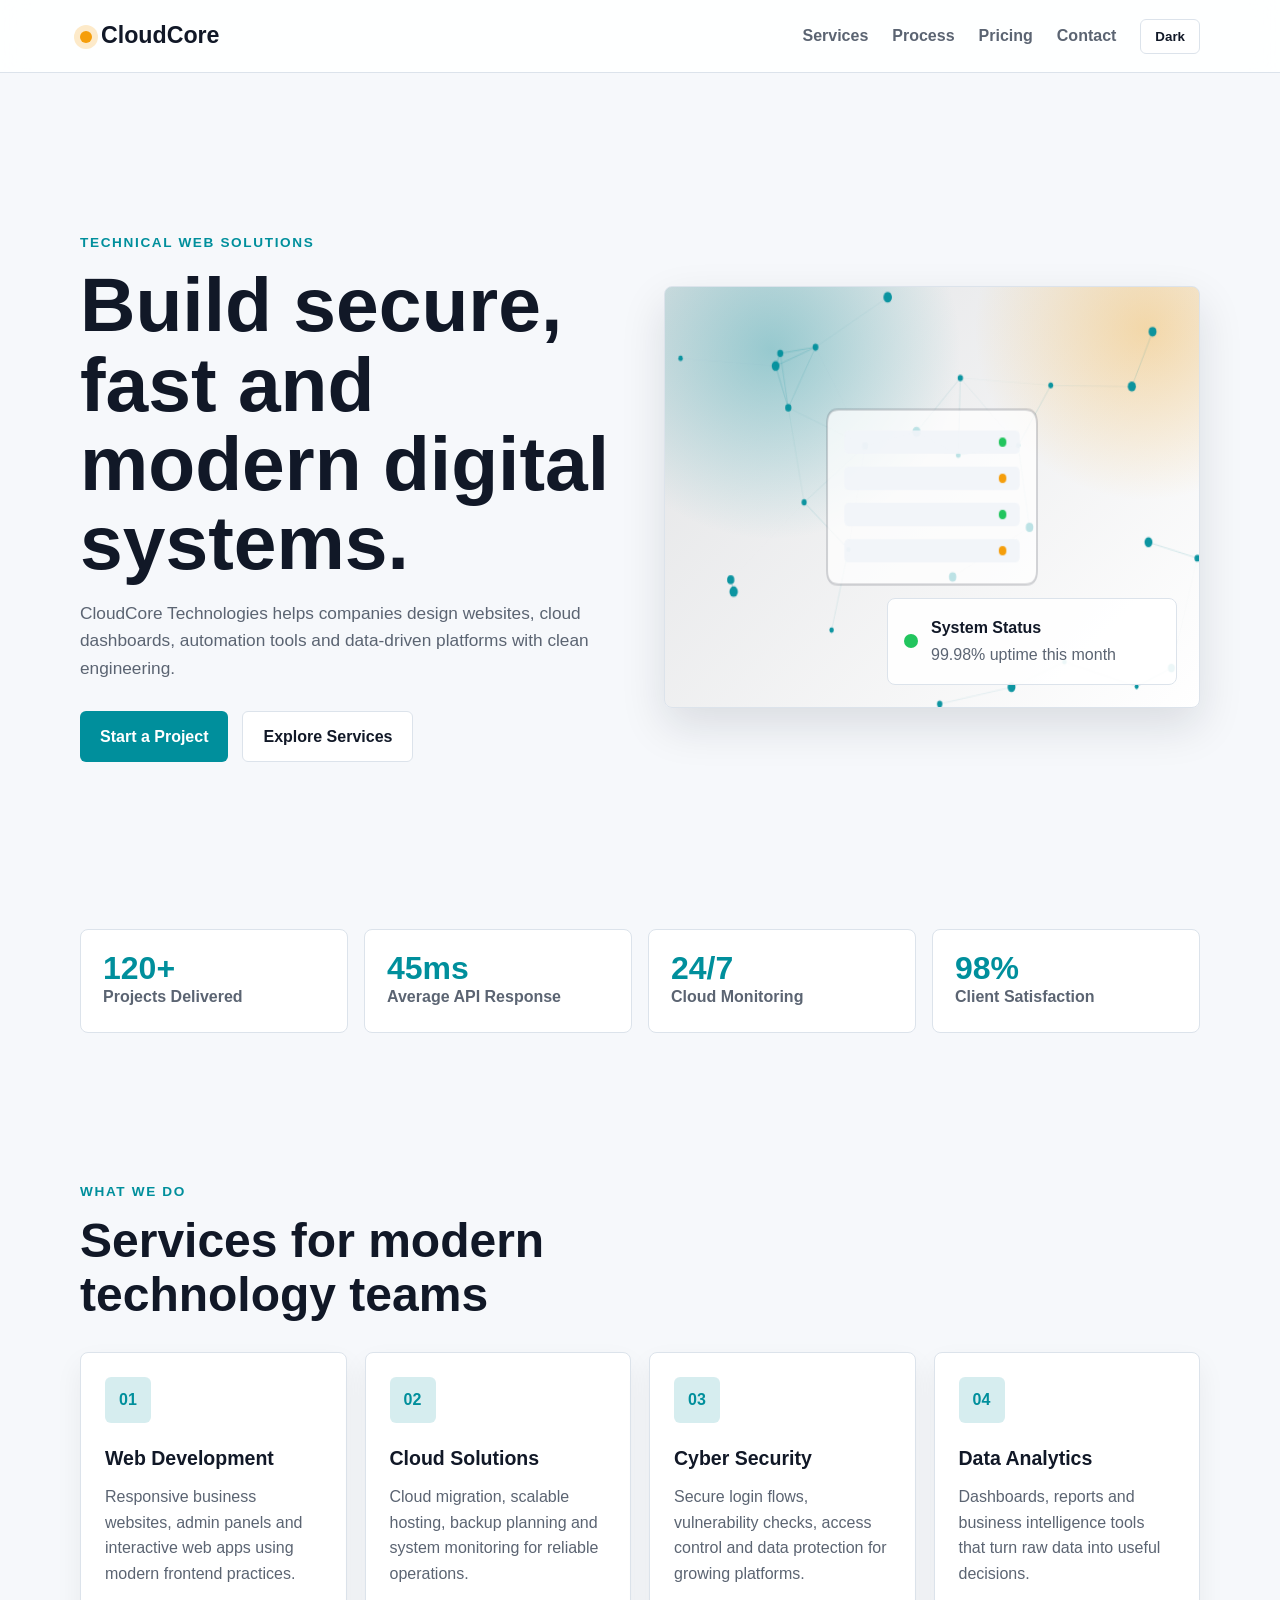
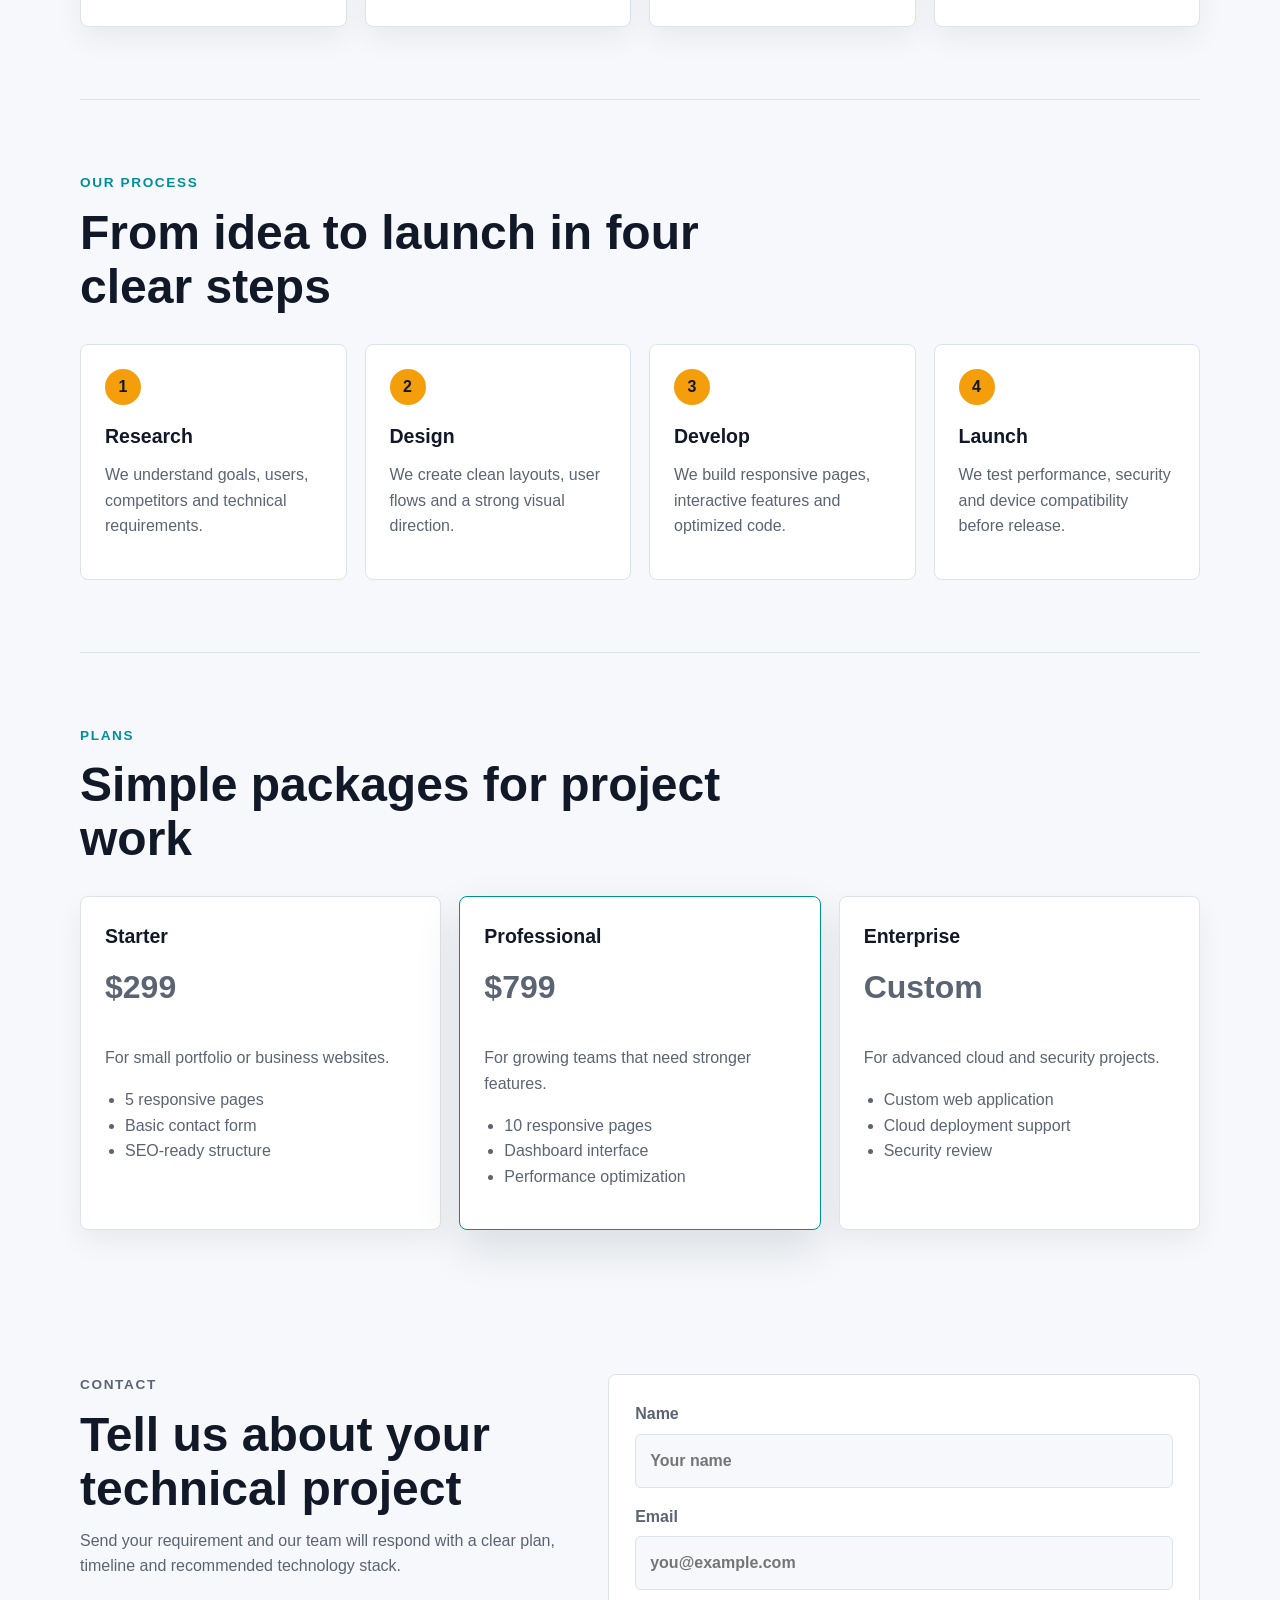
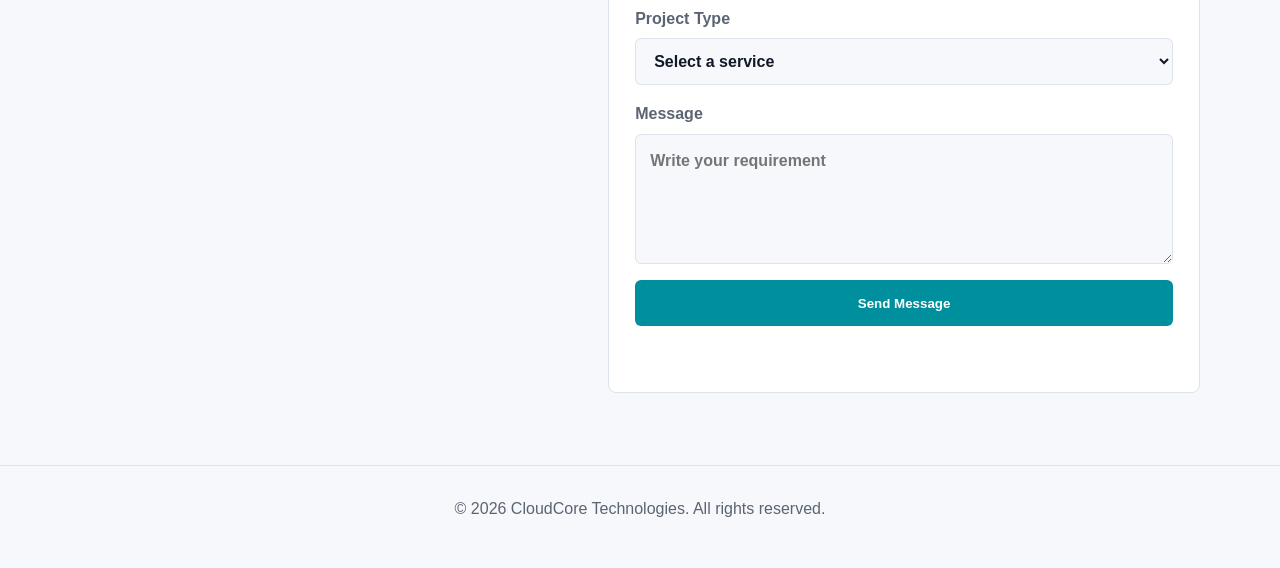
<file: index.html>
<!DOCTYPE html>
<html lang="en">
<head>
  <meta charset="UTF-8">
  <meta name="viewport" content="width=device-width, initial-scale=1.0">
  <title>CloudCore Technologies</title>
  <link rel="stylesheet" href="style.css">
</head>
<body>
  <header class="site-header">
    <nav class="navbar">
      <a class="logo" href="#home">CloudCore</a>
      <button class="menu-toggle" id="menuToggle" aria-label="Open menu">
        <span></span>
        <span></span>
        <span></span>
      </button>
      <div class="nav-links" id="navLinks">
        <a href="#services">Services</a>
        <a href="#process">Process</a>
        <a href="#pricing">Pricing</a>
        <a href="#contact">Contact</a>
        <button class="theme-toggle" id="themeToggle" type="button">Dark</button>
      </div>
    </nav>
  </header>

  <main>
    <section class="hero" id="home">
      <div class="hero-content reveal">
        <p class="eyebrow">Technical Web Solutions</p>
        <h1>Build secure, fast and modern digital systems.</h1>
        <p class="hero-text">
          CloudCore Technologies helps companies design websites, cloud dashboards,
          automation tools and data-driven platforms with clean engineering.
        </p>
        <div class="hero-actions">
          <a class="btn primary" href="#contact">Start a Project</a>
          <a class="btn secondary" href="#services">Explore Services</a>
        </div>
      </div>

      <div class="tech-panel reveal">
        <canvas id="networkCanvas" width="560" height="360" aria-label="Animated technology network"></canvas>
        <div class="status-card">
          <span class="pulse"></span>
          <div>
            <strong>System Status</strong>
            <p>99.98% uptime this month</p>
          </div>
        </div>
      </div>
    </section>

    <section class="stats">
      <div>
        <strong>120+</strong>
        <span>Projects Delivered</span>
      </div>
      <div>
        <strong>45ms</strong>
        <span>Average API Response</span>
      </div>
      <div>
        <strong>24/7</strong>
        <span>Cloud Monitoring</span>
      </div>
      <div>
        <strong>98%</strong>
        <span>Client Satisfaction</span>
      </div>
    </section>

    <section class="section" id="services">
      <div class="section-heading reveal">
        <p class="eyebrow">What We Do</p>
        <h2>Services for modern technology teams</h2>
      </div>

      <div class="service-grid">
        <article class="service-card reveal">
          <span class="icon">01</span>
          <h3>Web Development</h3>
          <p>Responsive business websites, admin panels and interactive web apps using modern frontend practices.</p>
        </article>
        <article class="service-card reveal">
          <span class="icon">02</span>
          <h3>Cloud Solutions</h3>
          <p>Cloud migration, scalable hosting, backup planning and system monitoring for reliable operations.</p>
        </article>
        <article class="service-card reveal">
          <span class="icon">03</span>
          <h3>Cyber Security</h3>
          <p>Secure login flows, vulnerability checks, access control and data protection for growing platforms.</p>
        </article>
        <article class="service-card reveal">
          <span class="icon">04</span>
          <h3>Data Analytics</h3>
          <p>Dashboards, reports and business intelligence tools that turn raw data into useful decisions.</p>
        </article>
      </div>
    </section>

    <section class="section process" id="process">
      <div class="section-heading reveal">
        <p class="eyebrow">Our Process</p>
        <h2>From idea to launch in four clear steps</h2>
      </div>
      <div class="timeline">
        <div class="timeline-item reveal">
          <span>1</span>
          <h3>Research</h3>
          <p>We understand goals, users, competitors and technical requirements.</p>
        </div>
        <div class="timeline-item reveal">
          <span>2</span>
          <h3>Design</h3>
          <p>We create clean layouts, user flows and a strong visual direction.</p>
        </div>
        <div class="timeline-item reveal">
          <span>3</span>
          <h3>Develop</h3>
          <p>We build responsive pages, interactive features and optimized code.</p>
        </div>
        <div class="timeline-item reveal">
          <span>4</span>
          <h3>Launch</h3>
          <p>We test performance, security and device compatibility before release.</p>
        </div>
      </div>
    </section>

    <section class="section" id="pricing">
      <div class="section-heading reveal">
        <p class="eyebrow">Plans</p>
        <h2>Simple packages for project work</h2>
      </div>
      <div class="pricing-grid">
        <article class="price-card reveal">
          <h3>Starter</h3>
          <p class="price">$299</p>
          <p>For small portfolio or business websites.</p>
          <ul>
            <li>5 responsive pages</li>
            <li>Basic contact form</li>
            <li>SEO-ready structure</li>
          </ul>
        </article>
        <article class="price-card featured reveal">
          <h3>Professional</h3>
          <p class="price">$799</p>
          <p>For growing teams that need stronger features.</p>
          <ul>
            <li>10 responsive pages</li>
            <li>Dashboard interface</li>
            <li>Performance optimization</li>
          </ul>
        </article>
        <article class="price-card reveal">
          <h3>Enterprise</h3>
          <p class="price">Custom</p>
          <p>For advanced cloud and security projects.</p>
          <ul>
            <li>Custom web application</li>
            <li>Cloud deployment support</li>
            <li>Security review</li>
          </ul>
        </article>
      </div>
    </section>

    <section class="section contact" id="contact">
      <div class="contact-copy reveal">
        <p class="eyebrow">Contact</p>
        <h2>Tell us about your technical project</h2>
        <p>
          Send your requirement and our team will respond with a clear plan,
          timeline and recommended technology stack.
        </p>
      </div>
      <form class="contact-form reveal" id="contactForm">
        <label>
          Name
          <input type="text" id="name" placeholder="Your name">
        </label>
        <label>
          Email
          <input type="email" id="email" placeholder="you@example.com">
        </label>
        <label>
          Project Type
          <select id="projectType">
            <option value="">Select a service</option>
            <option>Web Development</option>
            <option>Cloud Solutions</option>
            <option>Cyber Security</option>
            <option>Data Analytics</option>
          </select>
        </label>
        <label>
          Message
          <textarea id="message" rows="4" placeholder="Write your requirement"></textarea>
        </label>
        <button class="btn primary" type="submit">Send Message</button>
        <p class="form-message" id="formMessage"></p>
      </form>
    </section>
  </main>

  <footer>
    <p>&copy; 2026 CloudCore Technologies. All rights reserved.</p>
  </footer>

  <script src="script.js"></script>
</body>
</html>
</file>
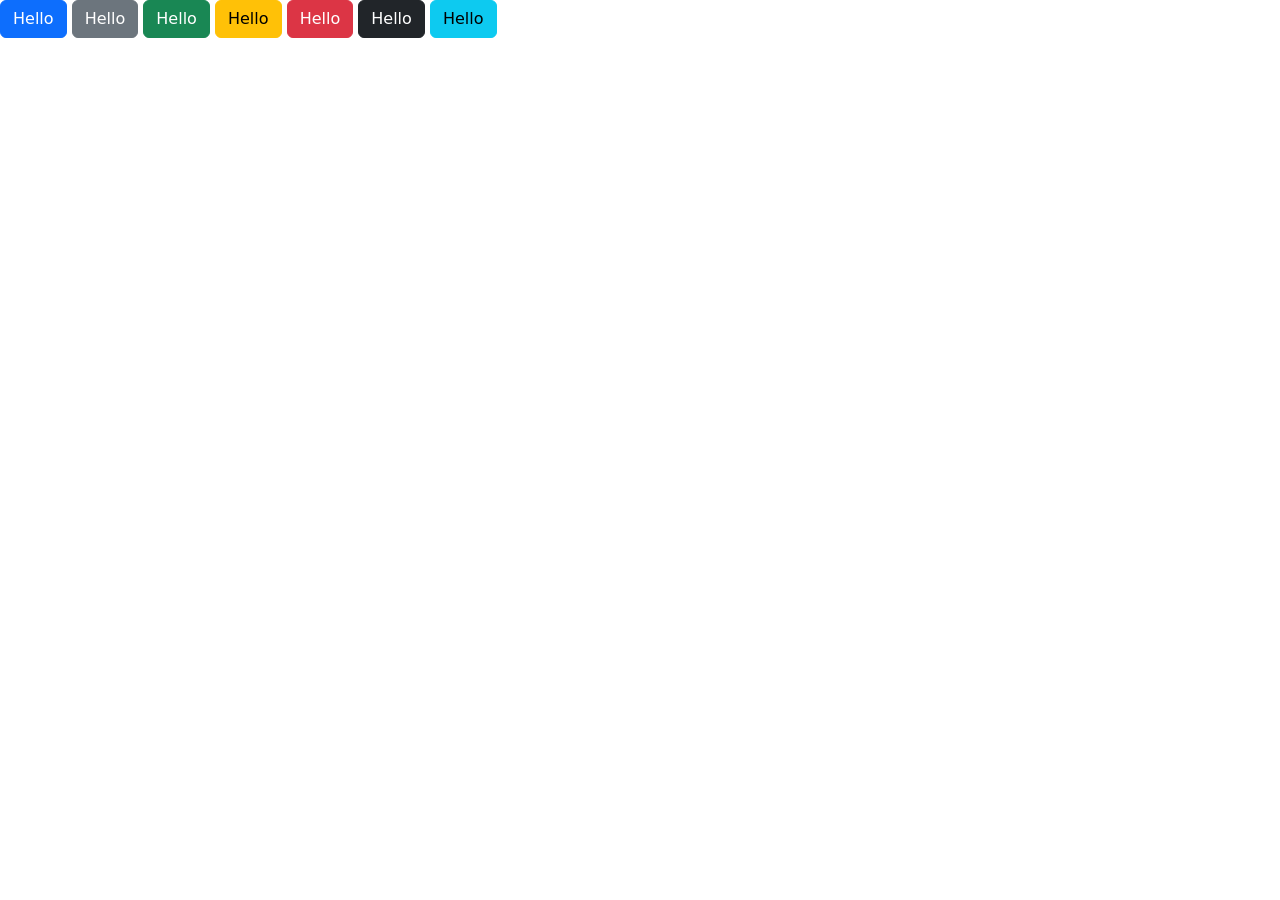
<file: boolstrap.html>
<!DOCTYPE html>
<html lang="en">
<head>
    <meta charset="UTF-8">
    <meta name="viewport" content="width=device-width, initial-scale=1.0">
    <title>Document</title><title>Document</title>
     <link href="https://cdn.jsdelivr.net/npm/bootstrap@5.0.2/dist/css/bootstrap.min.css" rel="stylesheet" 
     integrity="sha384-EVSTQN3/azprG1Anm3QDgpJLIm9Nao0Yz1ztcQTwFspd3yD65VohhpuuCOmLASjC" crossorigin="anonymous">
</head>
<body>
    <button class="btn btn-primary">Hello</button>
    <button class="btn btn-secondary">Hello</button>
    <button class="btn btn-success">Hello</button>
    <button class="btn btn-warning">Hello</button>
    <button class="btn btn-danger">Hello</button>
    <button class="btn btn-dark">Hello</button>
    <button class="btn btn-info">Hello</button>
</body>
</html>
</file>
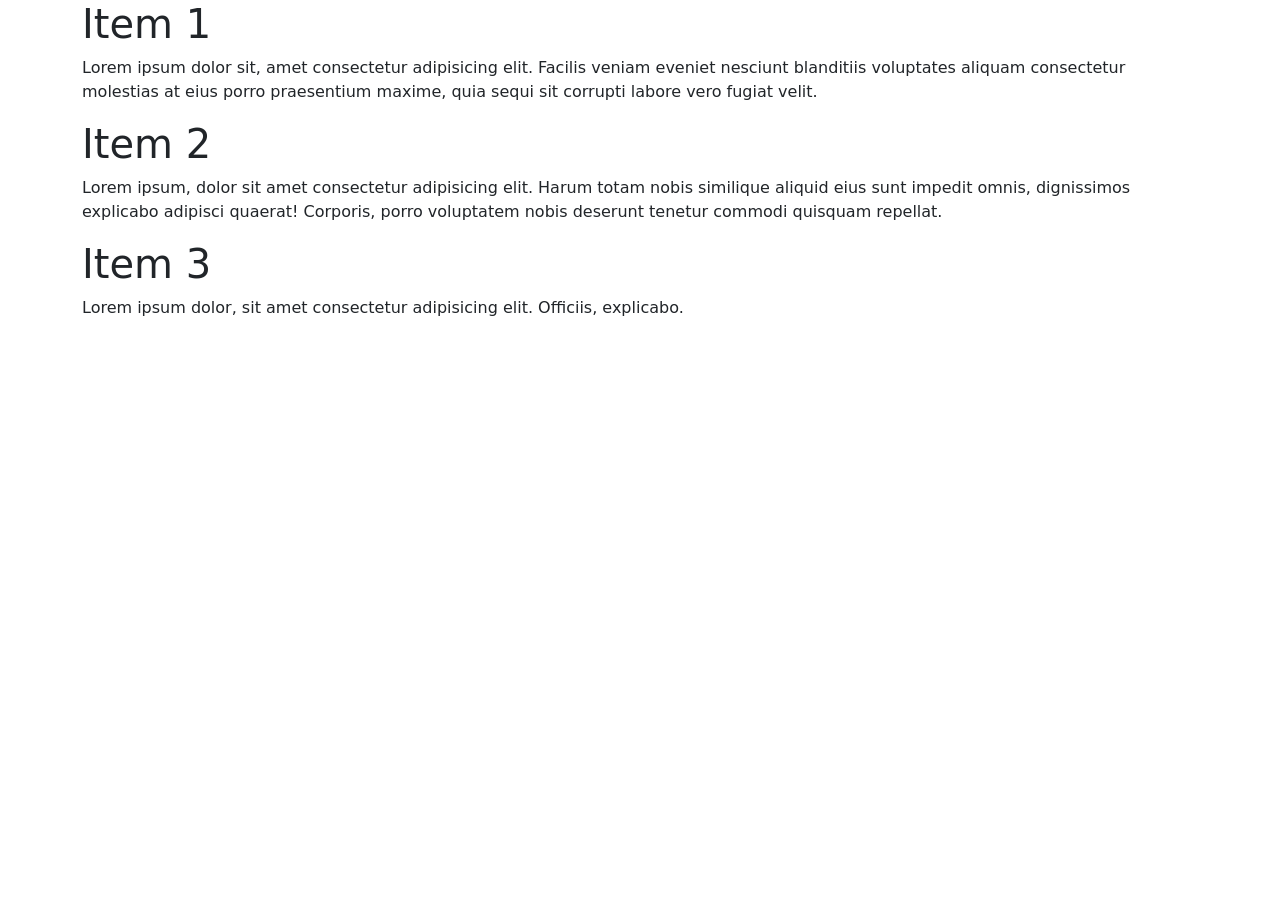
<file: container.html>
<!DOCTYPE html>

<html lang="en">
  <head>
    <meta charset="UTF-8" />

    <meta name="viewport" content="width=device-width, initial-scale=1.0" />

    <title>Container</title>
      <title>Document</title>
     <link href="https://cdn.jsdelivr.net/npm/bootstrap@5.0.2/dist/css/bootstrap.min.css" rel="stylesheet" 
     integrity="sha384-EVSTQN3/azprG1Anm3QDgpJLIm9Nao0Yz1ztcQTwFspd3yD65VohhpuuCOmLASjC" crossorigin="anonymous">
  </head>

  <body>
    <div class="container">
      <div class="row">
        <div class="row-4">
          <h1>Item 1</h1>

          <p>
            Lorem ipsum dolor sit, amet consectetur adipisicing elit. Facilis
            veniam eveniet nesciunt blanditiis voluptates aliquam consectetur
            molestias at eius porro praesentium maxime, quia sequi sit corrupti
            labore vero fugiat velit.
          </p>
        </div>

        <div class="row-4">
          <h1>Item 2</h1>

          <p>
            Lorem ipsum, dolor sit amet consectetur adipisicing elit. Harum
            totam nobis similique aliquid eius sunt impedit omnis, dignissimos
            explicabo adipisci quaerat! Corporis, porro voluptatem nobis
            deserunt tenetur commodi quisquam repellat.
          </p>
        </div>

        <div class="row-4">
          <h1>Item 3</h1>

          <p>
            Lorem ipsum dolor, sit amet consectetur adipisicing elit. Officiis,
            explicabo.
          </p>
        </div>
      </div>
    </div>
  </body>
</html>
</file>
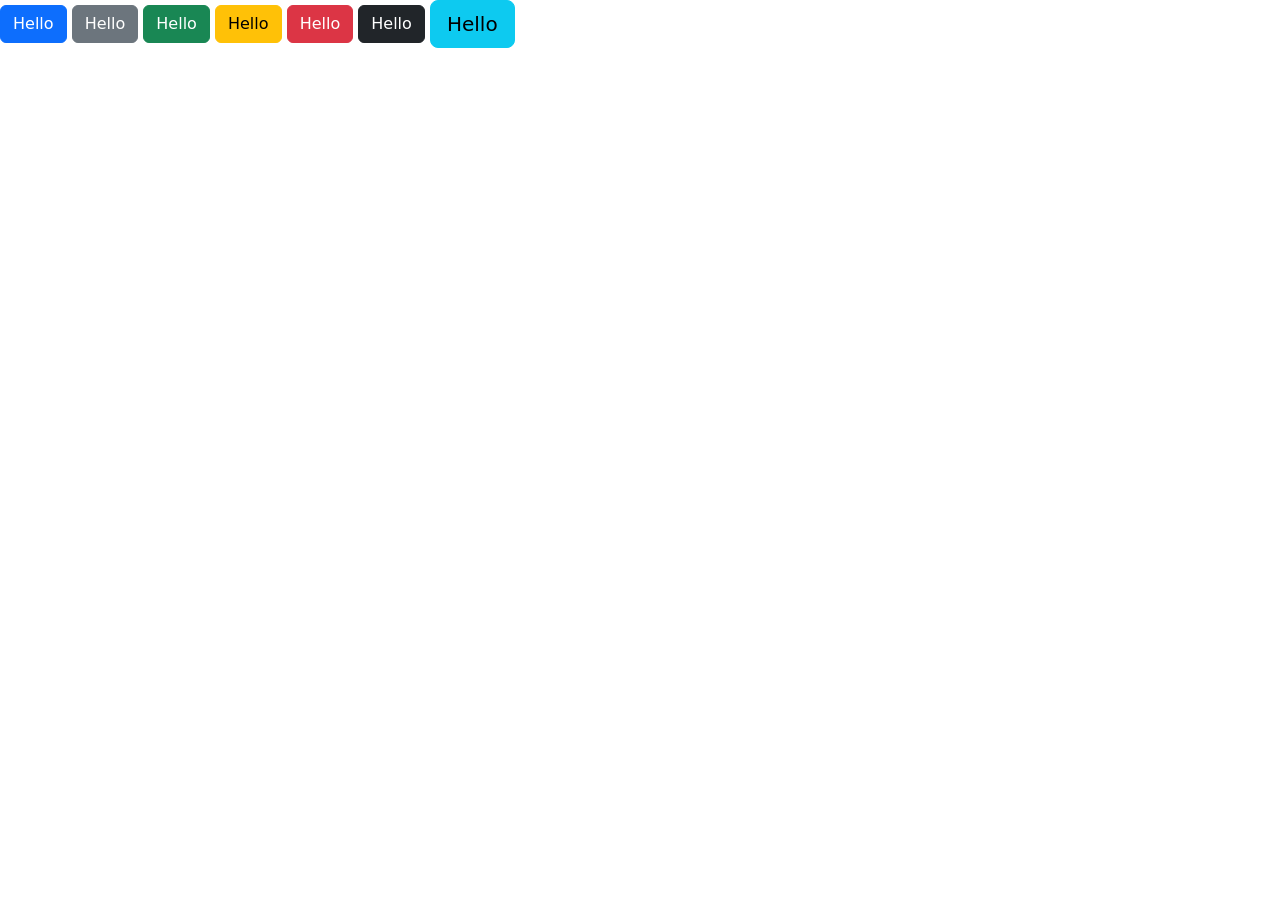
<file: display.html>
<!DOCTYPE html>
<html lang="en">
<head>
    <meta charset="UTF-8">
    <meta name="viewport" content="width=device-width, initial-scale=1.0">
    <title>Document</title><title>Document</title>
     <link href="https://cdn.jsdelivr.net/npm/bootstrap@5.0.2/dist/css/bootstrap.min.css" rel="stylesheet" 
     integrity="sha384-EVSTQN3/azprG1Anm3QDgpJLIm9Nao0Yz1ztcQTwFspd3yD65VohhpuuCOmLASjC" crossorigin="anonymous">
</head>
<body>
    <button class="btn btn-primary">Hello</button>
    <button class="btn btn-secondary">Hello</button>
    <button class="btn btn-success">Hello</button>
    <button class="btn btn-warning">Hello</button>
    <button class="btn btn-danger">Hello</button>
    <button class="btn btn-dark">Hello</button>
    <button class="btn btn-info btn-lg">Hello</button>
</body>
</html>
</file>
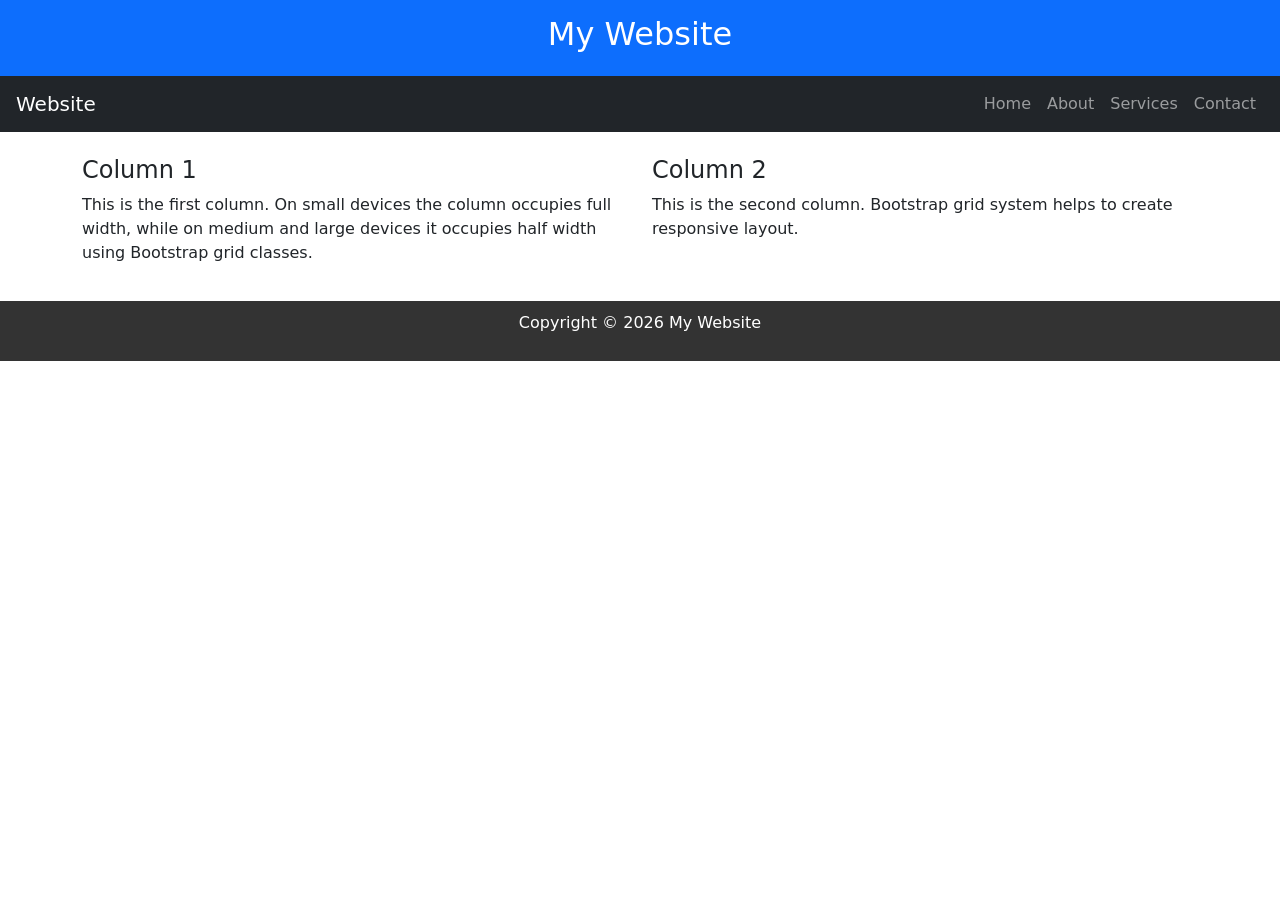
<file: exp1.html>
<!DOCTYPE html>
<html>
  <head>
    <title>Responsive Web Page using Bootstrap Grid</title>
    <meta name="viewport" content="width=device-width, initial-scale=1" />
    <!-- Bootstrap CSS -->
    <link
      rel="stylesheet"
      href="https://cdn.jsdelivr.net/npm/bootstrap@5.3.2/dist/css/bootstrap.min.css"
    />
    <style>
      header {
        background-color: #0d6efd;
        color: white;
        text-align: center;
        padding: 15px;
      }

      footer {
        background-color: #333;
        color: white;
        text-align: center;
        padding: 10px;
        margin-top: 20px;
      }
    </style>
  </head>
  <body>
    <!-- Header -->
    <header>
      <h2>My Website</h2>
    </header>
    <!-- Navigation -->
    <nav class="navbar navbar-dark bg-dark navbar-expand-lg">
      <a class="navbar-brand ms-3" href="#">Website</a>
      <ul class="navbar-nav ms-auto me-3">
        <li class="nav-item">
          <a class="nav-link" href="#">Home</a>
        </li>

        <li class="nav-item">
          <a class="nav-link" href="#">About</a>
        </li>
        <li class="nav-item">
          <a class="nav-link" href="#">Services</a>
        </li>
        <li class="nav-item">
          <a class="nav-link" href="#">Contact</a>
        </li>
      </ul>
    </nav>
    <!-- Content -->
    <div class="container mt-4">
      <div class="row">
        <div class="col-md-6 col-sm-12">
          <h4>Column 1</h4>
          <p>
            This is the first column. On small devices the column occupies full
            width, while on medium and large devices it occupies half width
            using Bootstrap grid classes.
          </p>
        </div>
        <div class="col-md-6 col-sm-12">
          <h4>Column 2</h4>
          <p>
            This is the second column. Bootstrap grid system helps to create
            responsive layout.
          </p>
        </div>
      </div>
    </div>
    <!-- Footer -->
    <footer>
      <p>Copyright © 2026 My Website</p>
    </footer>
  </body>
</html>
</file>
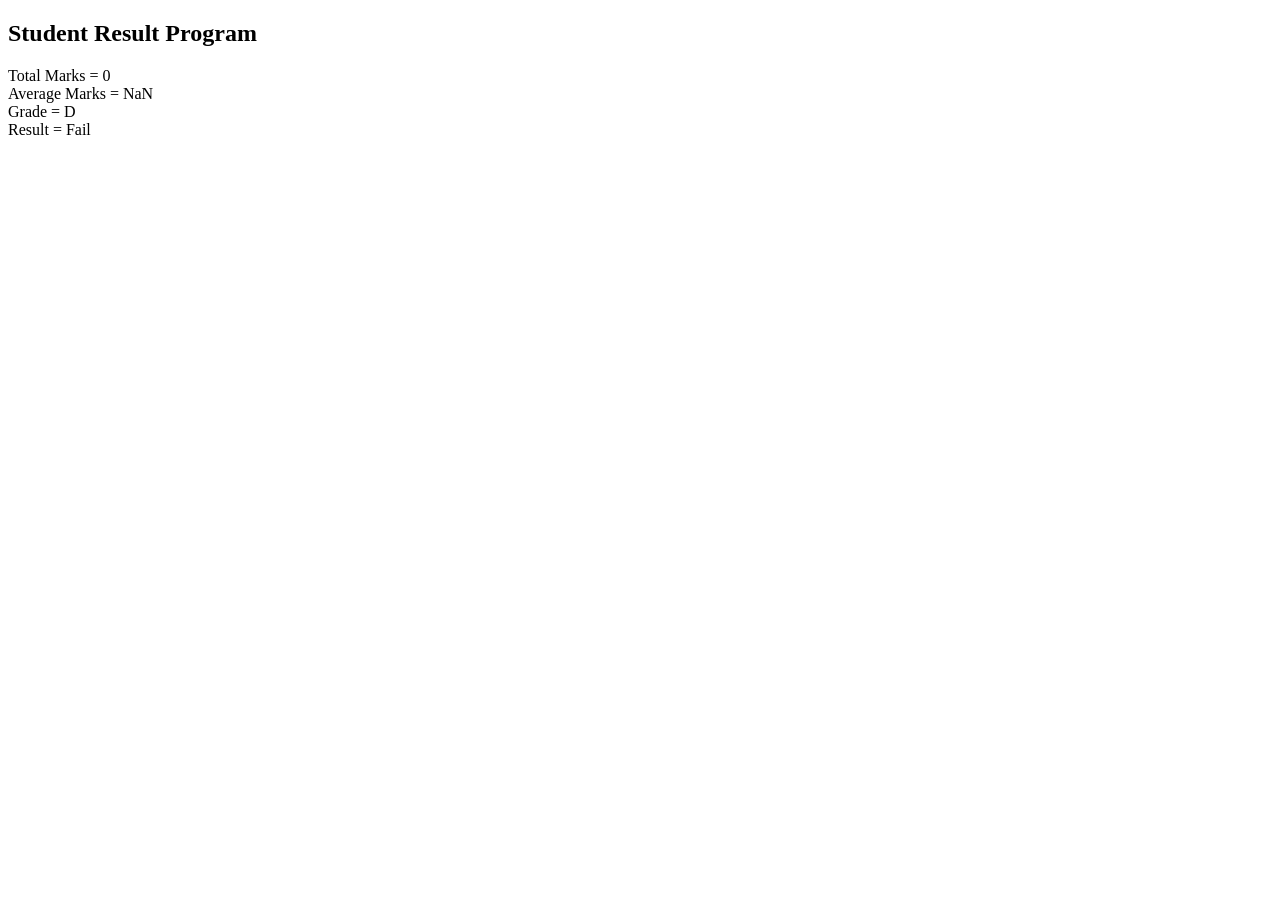
<file: exp4.html>
<!doctype html> 
<html> 
  <head> 
    <title>Student Result</title> 
  </head> 
  <body> 
    <h2>Student Result Program</h2> 
      <script> 
      var subjects = prompt("Enter number of subjects"); 
      var total = 0; 
      for (var i = 1; i <= subjects; i++) { 
        var marks = prompt("Enter marks of subject " + i); 
        total = total + Number(marks); 
      } 
 var average = total / subjects; 
  var grade; 
      var result; 
  if (average >= 60) { 
        grade = "A"; 
        result = "Pass"; 
      } else if (average >= 50) { 
        grade = "B"; 
        result = "Pass"; 
      } else if (average >= 40) { 
        grade = "C"; 
        result = "Pass"; 
      } else { 
        grade = "D"; 
        result = "Fail"; 
      } 
      document.write("Total Marks = " + total); 
      document.write("<br>"); 
      document.write("Average Marks = " + average); 
      document.write("<br>"); 
      document.write("Grade = " + grade); 
      document.write("<br>"); 
      document.write("Result = " + result); 
    </script> 
  </body> 
</html>
</file>
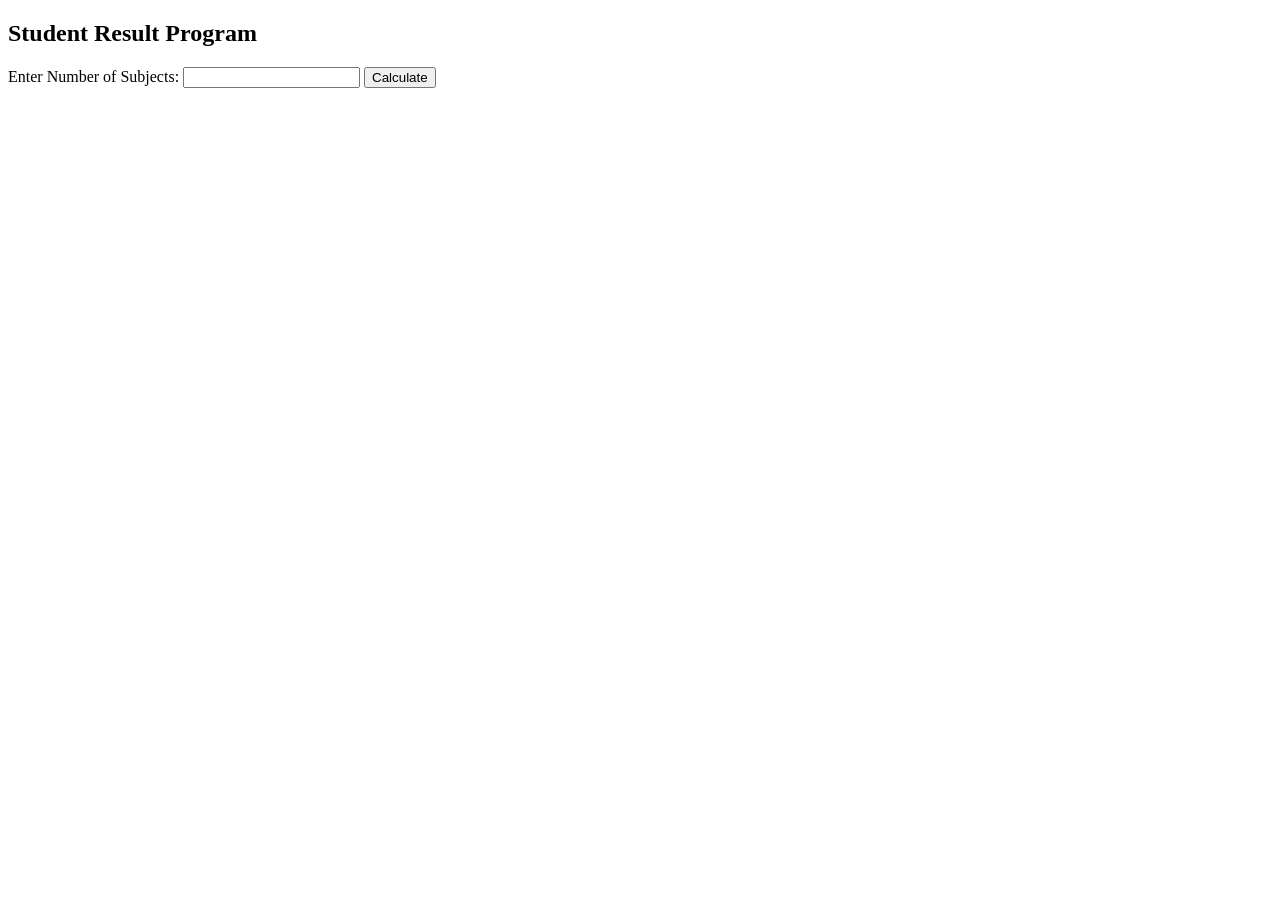
<file: exp4_2nd.html>
<!DOCTYPE html> 
<html> 
<head> 
<title>Student Result</title> 
</head> 
<body> 
<h2>Student Result Program</h2> 
Enter Number of Subjects: 
<input type="number" id="sub"> 
<button onclick="result()">Calculate</button> 
<p id="output"></p> 
<script> 
function result(){ 
var subjects = document.getElementById("sub").value; 
var total = 0; 
for(var i=1; i<=subjects; i++) 
{ 
} 
var marks = prompt("Enter marks of subject " + i); 
total = total + Number(marks); 
var average = total / subjects; 
var grade; 
if(average >= 60) 
{ 
} 
grade = "A"; 
else if(average >= 50) 
{ 
} 
grade = "B"; 
else if(average >= 40) 
{ 
} 
grade = "C"; 
else 
{ 
} 
grade = "Fail"; 
document.getElementById("output").innerHTML = 
"Total Marks = " + total + "<br>" + 
"Average Marks = " + average + "<br>" + 
"Grade = " + grade; 
} 
</script> 
</body> 
</html>
</file>
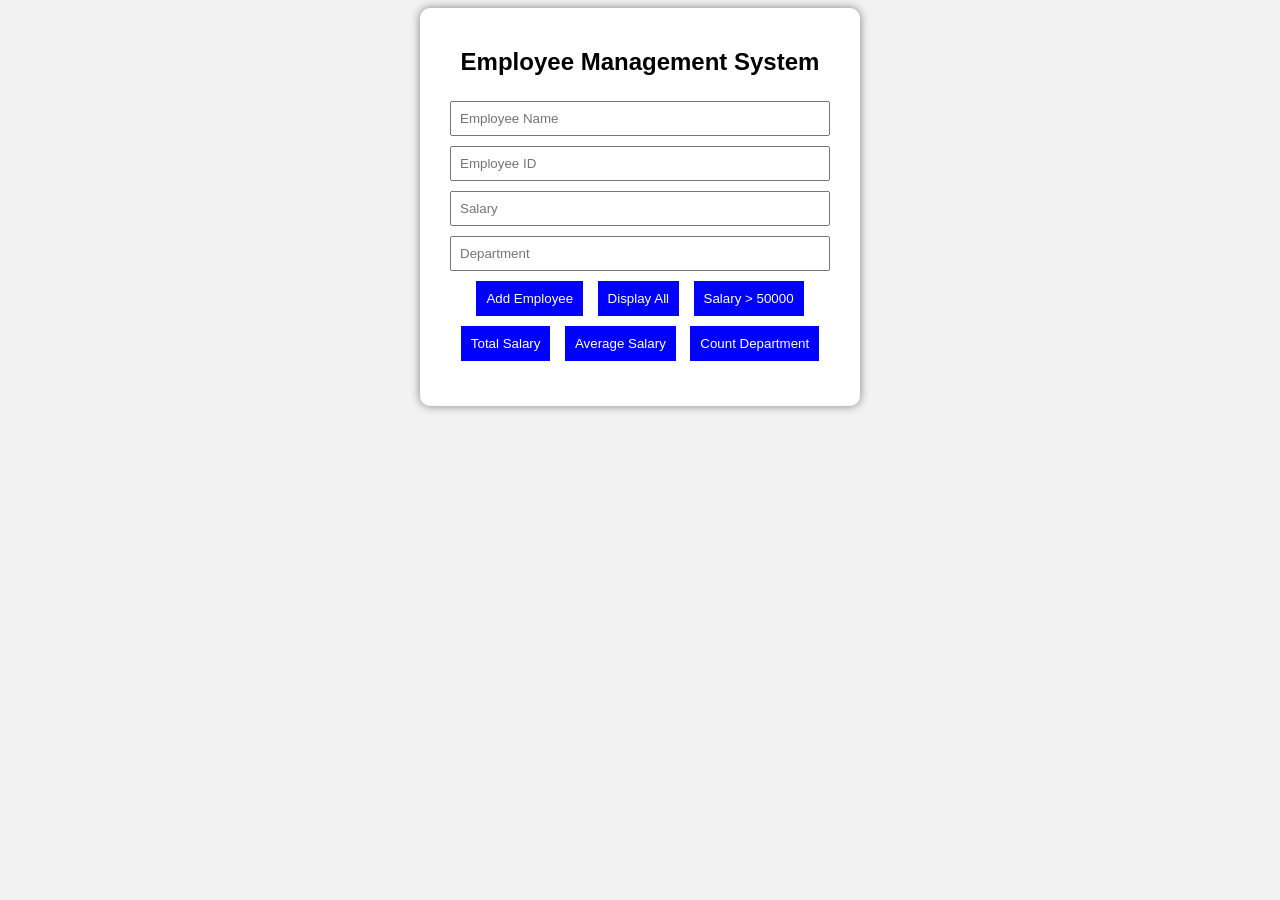
<file: exp5.html>
<!DOCTYPE html>
<html>
<head>
<title>Employee Management</title>
<style>
body{
font-family: Arial;
background:#f2f2f2;
text-align:center;
}
.container{
width:400px;
margin:auto;
background:white;
padding:20px;
border-radius:10px;
box-shadow:0px 0px 10px gray;
}
input{
width:90%;
padding:8px;
margin:5px;
}
button{
padding:10px;
margin:5px;
background:blue;
color:white;
border:none;
cursor:pointer;
}
#result{
margin-top:20px;
text-align:left;
}
</style>
</head>
<body>
<div class="container">
<h2>Employee Management System</h2>
<input type="text" id="name" placeholder="Employee Name">
<input type="text" id="id" placeholder="Employee ID">
<input type="number" id="salary" placeholder="Salary">
<input type="text" id="dept" placeholder="Department">
<br>
<button onclick="addEmployee()">Add Employee</button>
<button onclick="displayEmployees()">Display All</button>
<button onclick="filterSalary()">Salary > 50000</button>
<button onclick="totalSalary()">Total Salary</button>
<button onclick="averageSalary()">Average Salary</button>
<button onclick="countDepartment()">Count Department</button>
<div id="result"></div>

</div>
<script>
let employees = [];
function addEmployee(){
let name=document.getElementById("name").value;
let id=document.getElementById("id").value;
let salary=parseInt(document.getElementById("salary").value);
let dept=document.getElementById("dept").value;
let emp={
name:name,
id:id,
salary:salary,
department:dept
};
employees.push(emp);
alert("Employee Added");
}
function displayEmployees(){
let output="";
for(let emp of employees){
output+=emp.name+" | "+emp.id+" | "+emp.salary+" | "+emp.department+"<br>";
}
document.getElementById("result").innerHTML=output;
}
function filterSalary(){
let filtered=employees.filter(e=>e.salary>50000);

let output="";
for(let emp of filtered){
output+=emp.name+" | "+emp.salary+"<br>";
}
document.getElementById("result").innerHTML=output;
}
function totalSalary(){
let total=0;
for(let emp of employees){
total+=emp.salary;
}
document.getElementById("result").innerHTML="Total Salary = "+total;
}
function averageSalary(){
let total=0;
for(let emp of employees){
total+=emp.salary;
}
let avg=total/employees.length;
document.getElementById("result").innerHTML="Average Salary = "+avg;
}
function countDepartment(){
let dept=prompt("Enter Department Name");
let count=0;
for(let emp of employees){
if(emp.department==dept){
count++;
}
}
document.getElementById("result").innerHTML="Employees in "+dept+" = "+count;
}
</script>
</body>
</html>
</file>
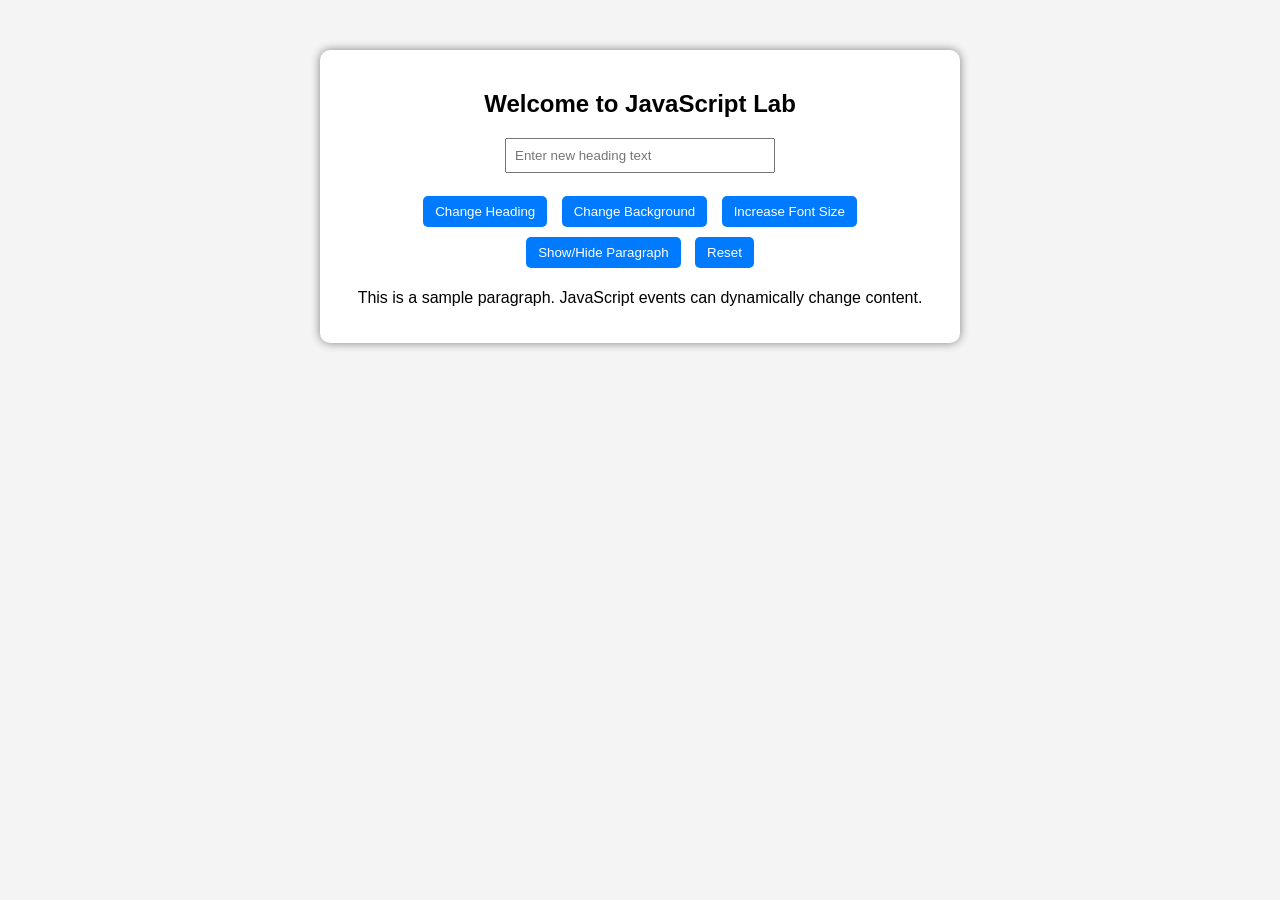
<file: exp6.html>
<!DOCTYPE html>
<html>
<head>
<title>Dynamic Content Changer</title>
<link rel="stylesheet" href="exp6.css">
</head>
<body>
<div class="container">
<h2 id="mainHeading">Welcome to JavaScript Lab</h2>
<input type="text" id="userInput" placeholder="Enter new heading text">
<br><br>
<button id="changeTextBtn">Change Heading</button>

<button id="bgColorBtn">Change Background</button>
<button id="fontSizeBtn">Increase Font Size</button>
<button id="toggleBtn">Show/Hide Paragraph</button>
<button id="resetBtn">Reset</button>
<p id="paragraph">
This is a sample paragraph. JavaScript events can dynamically change content.
</p>
</div>
<script src="exp6.js"></script>
</body>
</html>
</file>
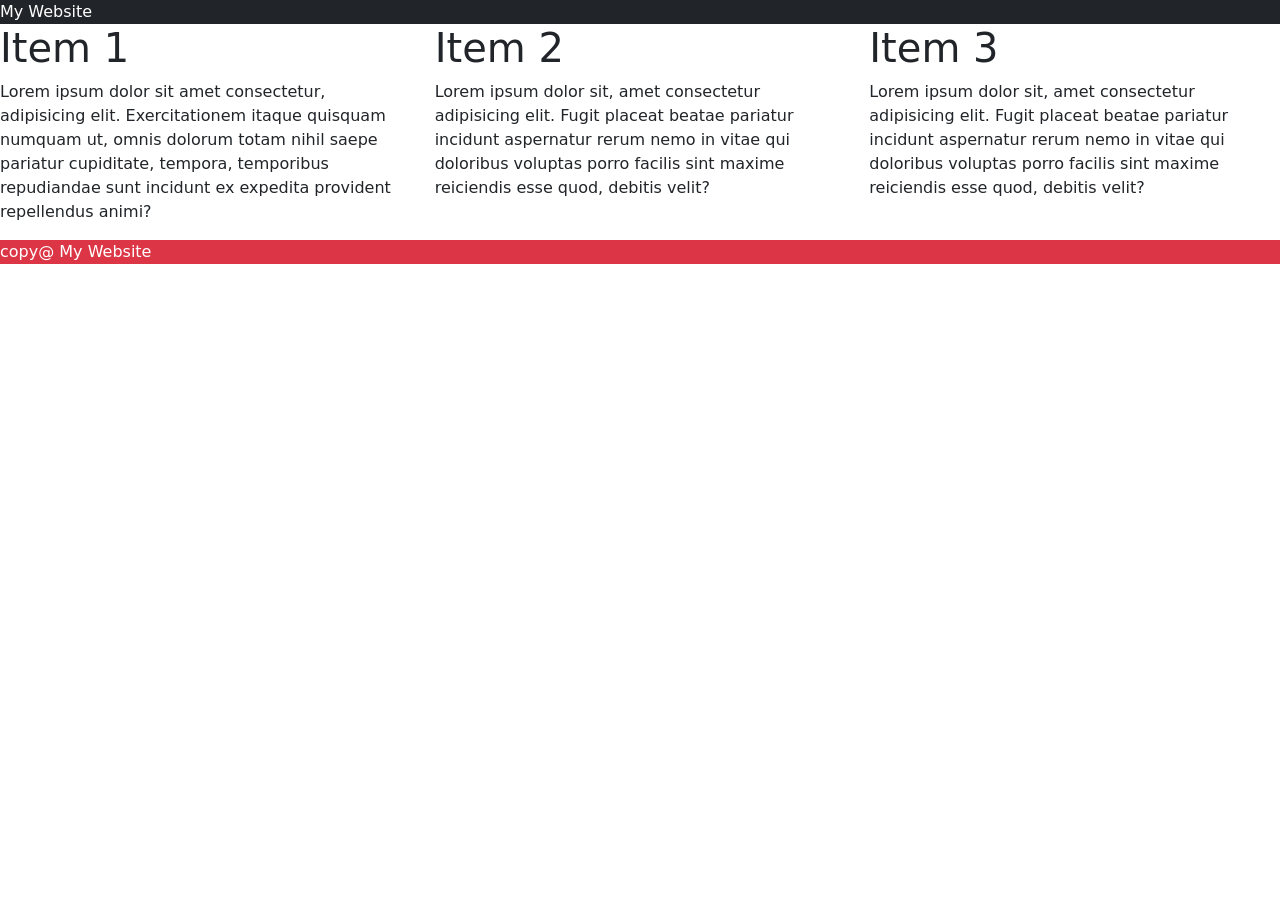
<file: nav.html>
<!DOCTYPE html>
<html lang="en">
<head>
    <meta charset="UTF-8">
    <meta name="viewport" content="width=device-width, initial-scale=1.0">
    <title>Document</title>
     <link href="https://cdn.jsdelivr.net/npm/bootstrap@5.0.2/dist/css/bootstrap.min.css" rel="stylesheet" 
     integrity="sha384-EVSTQN3/azprG1Anm3QDgpJLIm9Nao0Yz1ztcQTwFspd3yD65VohhpuuCOmLASjC" crossorigin="anonymous">
</head>
<body>
    <header class="bg-dark text-white">
        My Website
    </header>
    <div class="containere">
        <div class="row">
    <div class="col-4">
        <h1>Item 1</h1>
        <p>Lorem ipsum dolor sit amet consectetur, adipisicing elit. Exercitationem itaque quisquam numquam ut, omnis dolorum totam nihil saepe pariatur cupiditate, tempora, temporibus repudiandae sunt incidunt ex expedita provident repellendus animi?</p>
        </div>
        <div class="col-4">
        <h1>Item 2</h1>
        <p>Lorem ipsum dolor sit, amet consectetur adipisicing elit. Fugit placeat beatae pariatur incidunt aspernatur rerum nemo in vitae qui doloribus voluptas porro facilis sint maxime reiciendis esse quod, debitis velit?</p>
        </div>
        <div class="col-4">
        <h1>Item 3</h1>
        <p>Lorem ipsum dolor sit, amet consectetur adipisicing elit. Fugit placeat beatae pariatur incidunt aspernatur rerum nemo in vitae qui doloribus voluptas porro facilis sint maxime reiciendis esse quod, debitis velit?</p>
            </div>
          </div>
        </div>
    <footer class="bg-danger text-white">
        copy@ My Website
    </footer>
</body>
</html>
</file>
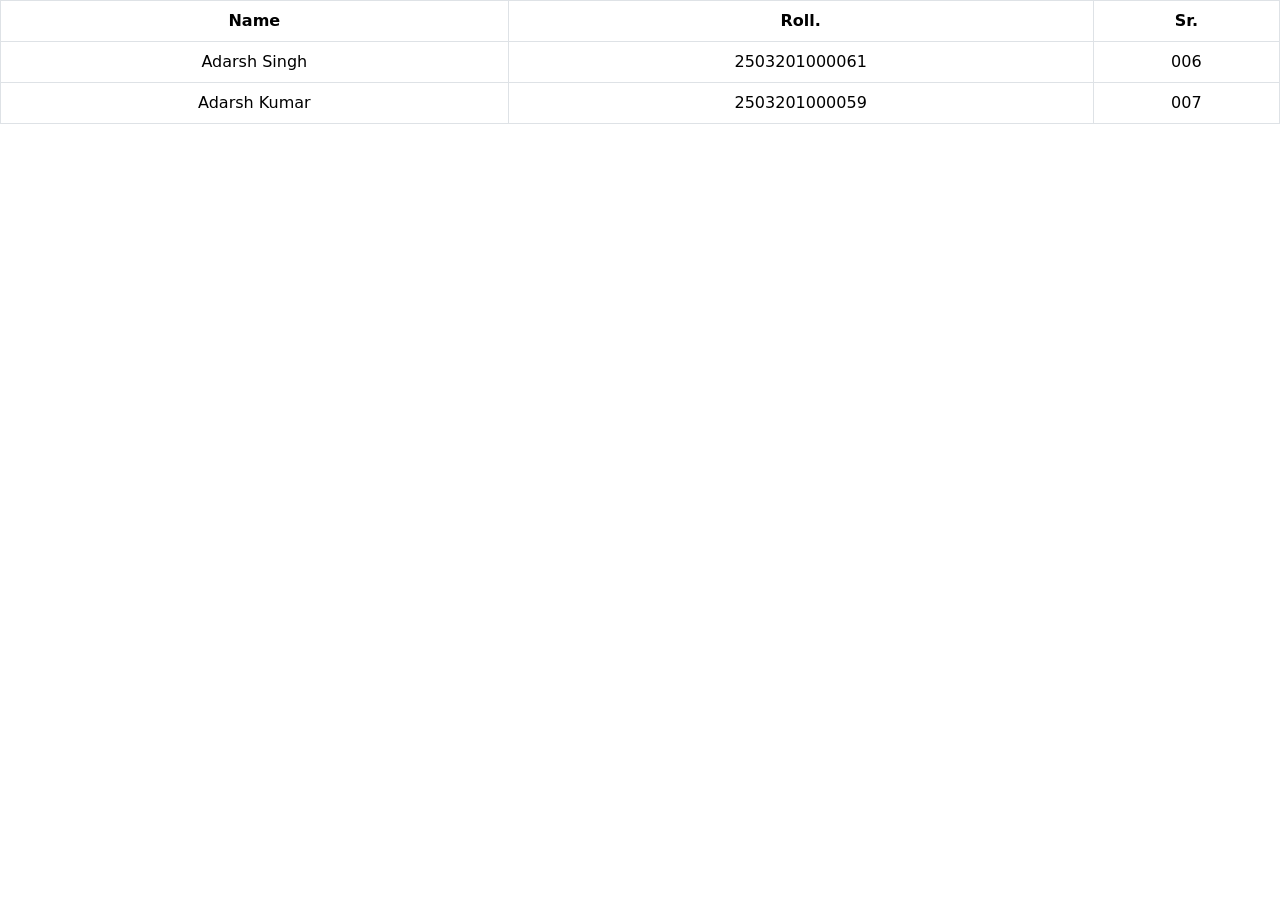
<file: table.html>
<!DOCTYPE html>
<html lang="en">
<head>
    <meta charset="UTF-8">
    <meta name="viewport" content="width=device-width, initial-scale=1.0">
    <title>Document</title>
    <title>Document</title>
     <link href="https://cdn.jsdelivr.net/npm/bootstrap@5.0.2/dist/css/bootstrap.min.css" rel="stylesheet" 
     integrity="sha384-EVSTQN3/azprG1Anm3QDgpJLIm9Nao0Yz1ztcQTwFspd3yD65VohhpuuCOmLASjC" crossorigin="anonymous">
</head>
<body>
    <table class="table table-bordered text-center bg-success">
        <tr>
            <th>Name</th>
            <th>Roll.</th>
            <th>Sr.</th>
        </tr>
        <tr>
            <td>Adarsh Singh</td>
            <td>2503201000061</td>
            <td>006</td>
        </tr>
        <tr>
            <td>Adarsh Kumar</td>
            <td>2503201000059</td>
            <td>007</td>
        </tr>
    </table>   
</body>
</html>
</file>
<file: style.css>
:root {
  --bg: #f6f8fb;
  --surface: #ffffff;
  --text: #111827;
  --muted: #5b6472;
  --line: #dce3eb;
  --primary: #008f9c;
  --primary-dark: #006c76;
  --accent: #f59e0b;
  --shadow: 0 18px 45px rgba(17, 24, 39, 0.12);
}

body.dark {
  --bg: #0b1020;
  --surface: #111827;
  --text: #f8fafc;
  --muted: #a9b4c4;
  --line: #273449;
  --primary: #22d3ee;
  --primary-dark: #0891b2;
  --accent: #fbbf24;
  --shadow: 0 18px 45px rgba(0, 0, 0, 0.35);
}

* {
  box-sizing: border-box;
}

html {
  scroll-behavior: smooth;
}

body {
  margin: 0;
  font-family: Arial, Helvetica, sans-serif;
  background: var(--bg);
  color: var(--text);
  line-height: 1.6;
}

a {
  color: inherit;
  text-decoration: none;
}

.site-header {
  position: sticky;
  top: 0;
  z-index: 20;
  background: color-mix(in srgb, var(--surface) 88%, transparent);
  border-bottom: 1px solid var(--line);
  backdrop-filter: blur(14px);
}

.navbar {
  width: min(1120px, calc(100% - 32px));
  height: 72px;
  margin: 0 auto;
  display: flex;
  align-items: center;
  justify-content: space-between;
}

.logo {
  font-size: 1.45rem;
  font-weight: 800;
  letter-spacing: 0;
}

.logo::before {
  content: "";
  display: inline-block;
  width: 12px;
  height: 12px;
  margin-right: 9px;
  background: var(--accent);
  border-radius: 50%;
  box-shadow: 0 0 0 6px color-mix(in srgb, var(--accent) 22%, transparent);
}

.nav-links {
  display: flex;
  align-items: center;
  gap: 24px;
  color: var(--muted);
  font-weight: 700;
}

.nav-links a:hover {
  color: var(--primary);
}

.theme-toggle,
.menu-toggle {
  cursor: pointer;
}

.theme-toggle {
  border: 1px solid var(--line);
  background: var(--surface);
  color: var(--text);
  padding: 9px 14px;
  border-radius: 6px;
  font-weight: 800;
}


.menu-toggle {
  display: none;
  width: 44px;
  height: 44px;
  border: 1px solid var(--line);
  background: var(--surface);
  border-radius: 6px;
}

.menu-toggle span {
  display: block;
  width: 20px;
  height: 2px;
  margin: 5px auto;
  background: var(--text);
}

.hero {
  width: min(1120px, calc(100% - 32px));
  min-height: calc(100vh - 72px);
  margin: 0 auto;
  display: grid;
  grid-template-columns: 1fr 1fr;
  gap: 48px;
  align-items: center;
  padding: 56px 0 36px;
}

.eyebrow {
  margin: 0 0 12px;
  color: var(--primary);
  font-size: 0.85rem;
  font-weight: 900;
  letter-spacing: 0.12em;
  text-transform: uppercase;
}

h1,
h2,
h3,
p {
  margin-top: 0;
}

h1 {
  max-width: 650px;
  margin-bottom: 18px;
  font-size: clamp(2.6rem, 6vw, 4.8rem);
  line-height: 1.03;
  letter-spacing: 0;
}

h2 {
  margin-bottom: 12px;
  font-size: clamp(2rem, 4vw, 3rem);
  line-height: 1.12;
  letter-spacing: 0;
}

h3 {
  margin-bottom: 10px;
  font-size: 1.22rem;
}

.hero-text {
  max-width: 560px;
  color: var(--muted);
  font-size: 1.08rem;
}

.hero-actions {
  display: flex;
  flex-wrap: wrap;
  gap: 14px;
  margin-top: 28px;
}

.btn {
  display: inline-flex;
  align-items: center;
  justify-content: center;
  min-height: 46px;
  padding: 12px 20px;
  border: 0;
  border-radius: 6px;
  font-weight: 900;
  cursor: pointer;
}

.btn.primary {
  background: var(--primary);
  color: #ffffff;
}

.btn.primary:hover {
  background: var(--primary-dark);
}

.btn.secondary {
  border: 1px solid var(--line);
  background: var(--surface);
}

.tech-panel {
  position: relative;
  min-height: 420px;
  overflow: hidden;
  border: 1px solid var(--line);
  border-radius: 8px;
  background:
    radial-gradient(circle at 20% 15%, color-mix(in srgb, var(--primary) 35%, transparent), transparent 34%),
    radial-gradient(circle at 90% 10%, color-mix(in srgb, var(--accent) 32%, transparent), transparent 28%),
    linear-gradient(135deg, color-mix(in srgb, var(--surface) 88%, #101828), var(--surface));
  box-shadow: var(--shadow);
}#networkCanvas {
  width: 100%;
  height: 100%;
  min-height: 420px;
  display: block;
}

.status-card {
  position: absolute;
  right: 22px;
  bottom: 22px;
  display: flex;
  align-items: center;
  gap: 13px;
  width: min(290px, calc(100% - 44px));
  padding: 16px;
  border: 1px solid var(--line);
  border-radius: 8px;
  background: color-mix(in srgb, var(--surface) 92%, transparent);
}

.status-card p {
  margin: 2px 0 0;
  color: var(--muted);
}

.pulse {
  width: 14px;
  height: 14px;
  border-radius: 50%;
  background: #22c55e;
  box-shadow: 0 0 0 0 rgba(34, 197, 94, 0.55);
  animation: pulse 1.8s infinite;
}

.stats,
.section {
  width: min(1120px, calc(100% - 32px));
  margin: 0 auto;
}

.stats {
  display: grid;
  grid-template-columns: repeat(4, 1fr);
  gap: 16px;
  padding: 28px 0 76px;
}

.stats div,
.service-card,
.timeline-item,
.price-card,
.contact-form {
  border: 1px solid var(--line);
  border-radius: 8px;
  background: var(--surface);
}

.stats div {
  padding: 22px;
}

.stats strong {
  display: block;
  color: var(--primary);
  font-size: 2rem;
  line-height: 1;
}

.stats span {
  color: var(--muted);
  font-weight: 700;
}

.section {
  padding: 72px 0;
}

.section-heading {
  max-width: 720px;
  margin-bottom: 30px;
}

.section-heading h2 {
  margin-bottom: 0;
}

.service-grid,
.pricing-grid {
  display: grid;
  grid-template-columns: repeat(4, 1fr);
  gap: 18px;
}

.service-card,
.price-card {
  padding: 24px;
  box-shadow: 0 12px 28px rgba(17, 24, 39, 0.06);
}

.service-card p,
.price-card p,
.timeline-item p,
.contact-copy p {
  color: var(--muted);
}

.icon {
  display: inline-flex;
  width: 46px;
  height: 46px;
  align-items: center;
  justify-content: center;
  margin-bottom: 20px;
  border-radius: 6px;
  background: color-mix(in srgb, var(--primary) 16%, transparent);
  color: var(--primary);
  font-weight: 900;
}

.process {
  border-top: 1px solid var(--line);
  border-bottom: 1px solid var(--line);
}

.timeline {
  display: grid;
  grid-template-columns: repeat(4, 1fr);
  gap: 18px;
}

.timeline-item {
  position: relative;
  padding: 24px;
}

.timeline-item span {
  display: inline-flex;
  width: 36px;
  height: 36px;
  align-items: center;
  justify-content: center;
  margin-bottom: 16px;
  border-radius: 50%;
  background: var(--accent);
  color: #111827;
  font-weight: 900;
}

.pricing-grid {
  grid-template-columns: repeat(3, 1fr);
}

.price-card.featured {
  border-color: var(--primary);
  transform: translateY(-10px);
  box-shadow: var(--shadow);
}

.price {
  color: var(--primary);
  font-size: 2rem;
  font-weight: 900;
}

.price-card ul {
  padding-left: 20px;
  color: var(--muted);
}

.contact {
  display: grid;
  grid-template-columns: 0.9fr 1.1fr;
  gap: 44px;
  align-items: start;
}

.contact-form {
  display: grid;
  gap: 16px;
  padding: 26px;
}

label {
  display: grid;
  gap: 7px;
  color: var(--muted);
  font-weight: 800;
}

input,
select,
textarea {
  width: 100%;
  border: 1px solid var(--line);
  border-radius: 6px;
  background: var(--bg);
  color: var(--text);
  padding: 13px 14px;
  font: inherit;
}


input:focus,
select:focus,
textarea:focus {
  outline: 3px solid color-mix(in srgb, var(--primary) 25%, transparent);
  border-color: var(--primary);
}

.form-message {
  min-height: 24px;
  margin: 0;
  font-weight: 800;
}

.form-message.success {
  color: #16a34a;
}

.form-message.error {
  color: #dc2626;
}

footer {
  padding: 30px 16px;
  border-top: 1px solid var(--line);
  color: var(--muted);
  text-align: center;
}

.reveal {
  opacity: 0;
  transform: translateY(24px);
  transition: opacity 0.65s ease, transform 0.65s ease;
}

.reveal.visible {
  opacity: 1;
  transform: translateY(0);
}

@keyframes pulse {
  70% {
    box-shadow: 0 0 0 14px rgba(34, 197, 94, 0);
  }
  100% {
    box-shadow: 0 0 0 0 rgba(34, 197, 94, 0);
  }
}

@media (max-width: 900px) {
  .hero,
  .contact {
    grid-template-columns: 1fr;
  }

  .stats,
  .service-grid,
  .timeline,
  .pricing-grid {
    grid-template-columns: repeat(2, 1fr);
  }

  .price-card.featured {
    transform: none;
  }
}

@media (max-width: 720px) {
  .menu-toggle {
    display: block;
  }

  .nav-links {
    position: absolute;
    top: 72px;
    left: 16px;
    right: 16px;
    display: none;
    flex-direction: column;
    align-items: stretch;
    padding: 18px;
    border: 1px solid var(--line);
    border-radius: 8px;
    background: var(--surface);
    box-shadow: var(--shadow);
  }

  .nav-links.open {
    display: flex;
  }

  .hero {
    min-height: auto;
    padding-top: 42px;
  }

  .stats,
  .service-grid,
  .timeline,
  .pricing-grid {
    grid-template-columns: 1fr;
  }
}
</file>
<file: exp6.css>
body {
font-family: Arial;
background-color: #f4f4f4;
text-align: center;
}
.container {
width: 600px;
margin: 50px auto;
padding: 20px;
background: white;
border-radius: 10px;
box-shadow: 0 0 10px gray;
}

button {
padding: 8px 12px;
margin: 5px;
background-color: #007bff;
color: white;
border: none;
border-radius: 5px;
cursor: pointer;
}
button:hover {
background-color: #0056b3;
}
input {
padding: 8px;
width: 250px;
}
</file>
